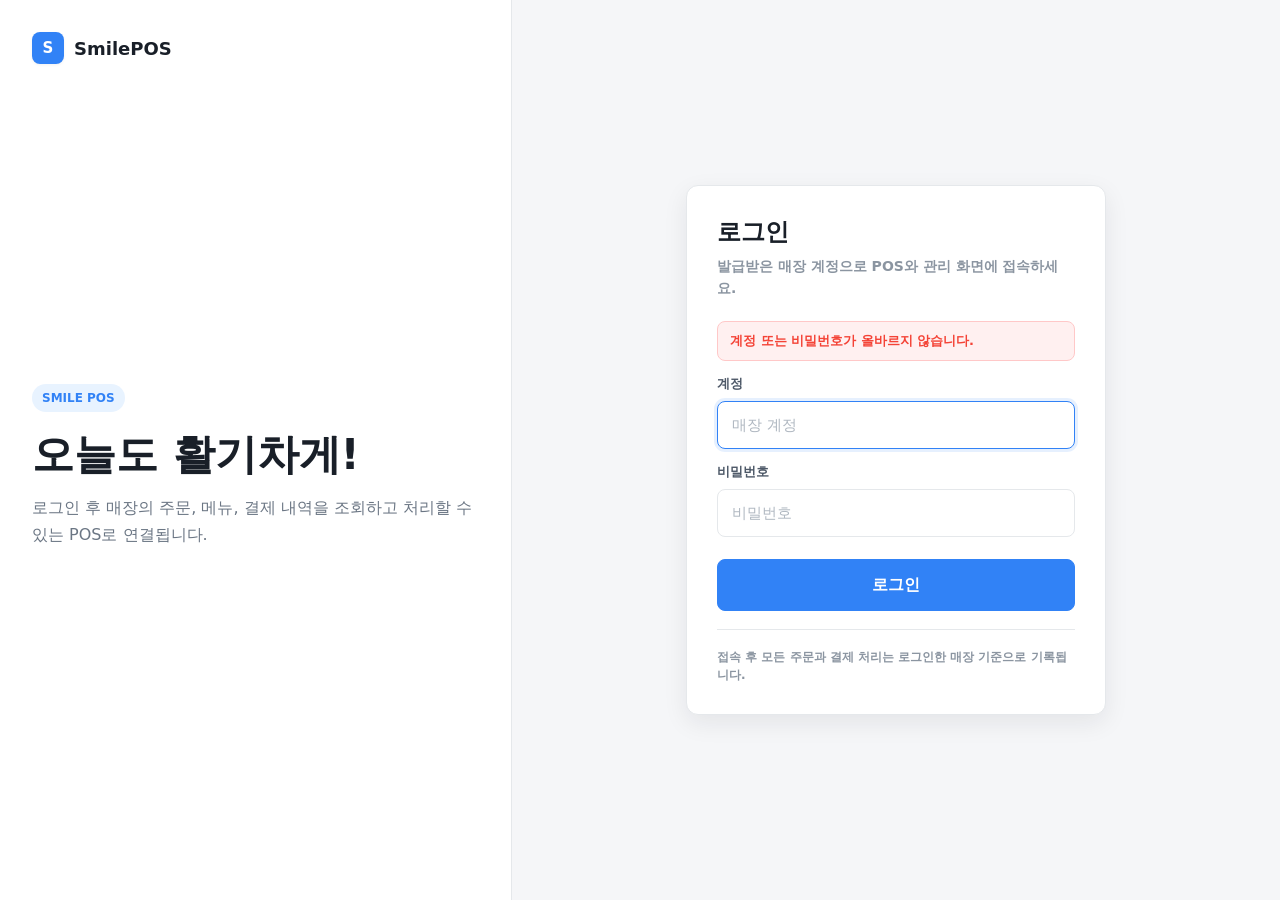
<file: src/main/resources/templates/auth/login.html>
<!DOCTYPE html>
<html xmlns:th="http://www.thymeleaf.org" lang="ko">
<head>
    <meta charset="UTF-8"/>
    <meta name="viewport" content="width=device-width, initial-scale=1.0"/>
    <title>SmilePOS 로그인</title>
    <style>
        * { box-sizing: border-box; margin: 0; padding: 0; }

        :root {
            --bg: #f5f6f8;
            --white: #ffffff;
            --gray-50: #f9fafb;
            --gray-100: #f2f4f6;
            --gray-200: #e5e8eb;
            --gray-300: #d1d6db;
            --gray-400: #b0b8c1;
            --gray-500: #8b95a1;
            --gray-600: #6b7684;
            --gray-700: #4e5968;
            --gray-800: #333d4b;
            --gray-900: #191f28;
            --blue-50: #e8f3ff;
            --blue-500: #3182f6;
            --blue-600: #1b64da;
            --green-50: #e8faf5;
            --green-600: #1aab6e;
            --red-50: #fff0f0;
            --red-500: #f44336;
            --radius-sm: 8px;
            --radius-md: 12px;
            --shadow-sm: 0 1px 3px rgba(0,0,0,0.06);
            --shadow-md: 0 8px 24px rgba(25,31,40,0.08);
            --font: 'Pretendard', -apple-system, BlinkMacSystemFont, system-ui, sans-serif;
        }

        body {
            min-height: 100vh;
            font-family: var(--font);
            color: var(--gray-900);
            background: var(--bg);
            -webkit-font-smoothing: antialiased;
        }

        .login-shell {
            min-height: 100vh;
            display: grid;
            grid-template-columns: minmax(0, 2fr) minmax(460px, 3fr);
        }

        .brand-panel {
            display: flex;
            flex-direction: column;
            justify-content: flex-start;
            padding: 32px;
            background: var(--white);
            border-right: 1px solid var(--gray-200);
        }

        .brand-logo {
            display: inline-flex;
            align-items: center;
            gap: 10px;
            font-size: 18px;
            font-weight: 800;
            color: var(--gray-900);
        }

        .logo-mark {
            width: 32px;
            height: 32px;
            border-radius: var(--radius-sm);
            background: var(--blue-500);
            color: var(--white);
            display: inline-flex;
            align-items: center;
            justify-content: center;
            font-size: 15px;
            font-weight: 800;
            box-shadow: var(--shadow-sm);
        }

        .brand-copy {
            width: 100%;
            margin: auto 0;
        }

        .eyebrow {
            display: inline-flex;
            align-items: center;
            height: 28px;
            padding: 0 10px;
            border-radius: 99px;
            background: var(--blue-50);
            color: var(--blue-500);
            font-size: 12px;
            font-weight: 800;
            margin-bottom: 18px;
        }

        .brand-title {
            font-size: 42px;
            line-height: 1.18;
            font-weight: 800;
            color: var(--gray-900);
            letter-spacing: 0;
            margin-bottom: 16px;
        }

        .brand-description {
            font-size: 16px;
            line-height: 1.65;
            color: var(--gray-600);
            font-weight: 500;
        }

        .login-panel {
            display: flex;
            align-items: center;
            justify-content: center;
            padding: 32px;
        }

        .login-card {
            width: min(100%, 420px);
            padding: 30px;
            border: 1px solid var(--gray-200);
            border-radius: var(--radius-md);
            background: var(--white);
            box-shadow: var(--shadow-md);
        }

        .login-title {
            font-size: 24px;
            font-weight: 800;
            color: var(--gray-900);
            margin-bottom: 8px;
        }

        .login-subtitle {
            font-size: 14px;
            line-height: 1.55;
            color: var(--gray-500);
            font-weight: 600;
            margin-bottom: 22px;
        }

        .message {
            display: flex;
            align-items: center;
            min-height: 40px;
            padding: 10px 12px;
            border-radius: var(--radius-sm);
            font-size: 13px;
            font-weight: 700;
            margin-bottom: 14px;
        }

        .message.error {
            background: var(--red-50);
            color: var(--red-500);
            border: 1px solid #ffc8c8;
        }

        .message.success {
            background: var(--blue-50);
            color: var(--blue-500);
            border: 1px solid #c9e2ff;
        }

        .login-form {
            display: grid;
            gap: 14px;
        }

        .field {
            display: grid;
            gap: 8px;
        }

        .field-label {
            font-size: 13px;
            font-weight: 800;
            color: var(--gray-700);
        }

        .field-input {
            width: 100%;
            height: 48px;
            padding: 0 14px;
            border: 1px solid var(--gray-200);
            border-radius: var(--radius-sm);
            background: var(--white);
            color: var(--gray-900);
            font: inherit;
            font-size: 15px;
            font-weight: 600;
            transition: border-color 0.12s, box-shadow 0.12s, background 0.12s;
        }

        .field-input::placeholder {
            color: var(--gray-400);
            font-weight: 500;
        }

        .field-input:focus {
            outline: none;
            border-color: var(--blue-500);
            box-shadow: 0 0 0 3px rgba(49,130,246,0.12);
        }

        .submit-btn {
            width: 100%;
            height: 52px;
            margin-top: 8px;
            border: 1px solid var(--blue-500);
            border-radius: var(--radius-sm);
            background: var(--blue-500);
            color: var(--white);
            font: inherit;
            font-size: 16px;
            font-weight: 800;
            cursor: pointer;
            transition: background 0.12s, border-color 0.12s, transform 0.12s;
        }

        .submit-btn:hover {
            background: var(--blue-600);
            border-color: var(--blue-600);
        }

        .submit-btn:active {
            transform: scale(0.98);
        }

        .login-footnote {
            margin-top: 18px;
            padding-top: 18px;
            border-top: 1px solid var(--gray-200);
            color: var(--gray-500);
            font-size: 12px;
            line-height: 1.5;
            font-weight: 600;
        }

        @media (max-width: 860px) {
            .login-shell {
                grid-template-columns: 1fr;
            }

            .brand-panel {
                padding: 24px 20px 0;
                border-right: 0;
                background: var(--bg);
            }

            .brand-copy {
                margin-top: 44px;
                margin-bottom: 0;
            }

            .brand-title {
                font-size: 30px;
            }

            .brand-description {
                display: none;
            }

            .login-panel {
                align-items: flex-start;
                padding: 24px 20px 40px;
            }

            .login-card {
                padding: 24px;
                box-shadow: var(--shadow-sm);
            }
        }
    </style>
</head>
<body>
<main class="login-shell">
    <section class="brand-panel" aria-label="SmilePOS">
        <div class="brand-logo">
            <span class="logo-mark">S</span>
            <span>SmilePOS</span>
        </div>

        <div class="brand-copy">
            <div class="eyebrow">SMILE POS</div>
            <h1 class="brand-title">오늘도 활기차게!</h1>
            <p class="brand-description">
                로그인 후 매장의 주문, 메뉴, 결제 내역을 조회하고 처리할 수 있는 POS로 연결됩니다.
            </p>
        </div>

    </section>

    <section class="login-panel">
        <div class="login-card">
            <h2 class="login-title">로그인</h2>
            <p class="login-subtitle">발급받은 매장 계정으로 POS와 관리 화면에 접속하세요.</p>

            <p class="message error" th:if="${param.error}">계정 또는 비밀번호가 올바르지 않습니다.</p>

            <form class="login-form" action="/login" method="post">
                <input type="hidden" th:name="${_csrf.parameterName}" th:value="${_csrf.token}"/>

                <label class="field">
                    <span class="field-label">계정</span>
                    <input class="field-input" type="text" name="username" autocomplete="username"
                           placeholder="매장 계정" required autofocus/>
                </label>

                <label class="field">
                    <span class="field-label">비밀번호</span>
                    <input class="field-input" type="password" name="password" autocomplete="current-password"
                           placeholder="비밀번호" required/>
                </label>

                <button class="submit-btn" type="submit">로그인</button>
            </form>

            <p class="login-footnote">접속 후 모든 주문과 결제 처리는 로그인한 매장 기준으로 기록됩니다.</p>
        </div>
    </section>
</main>
</body>
</html>
</file>
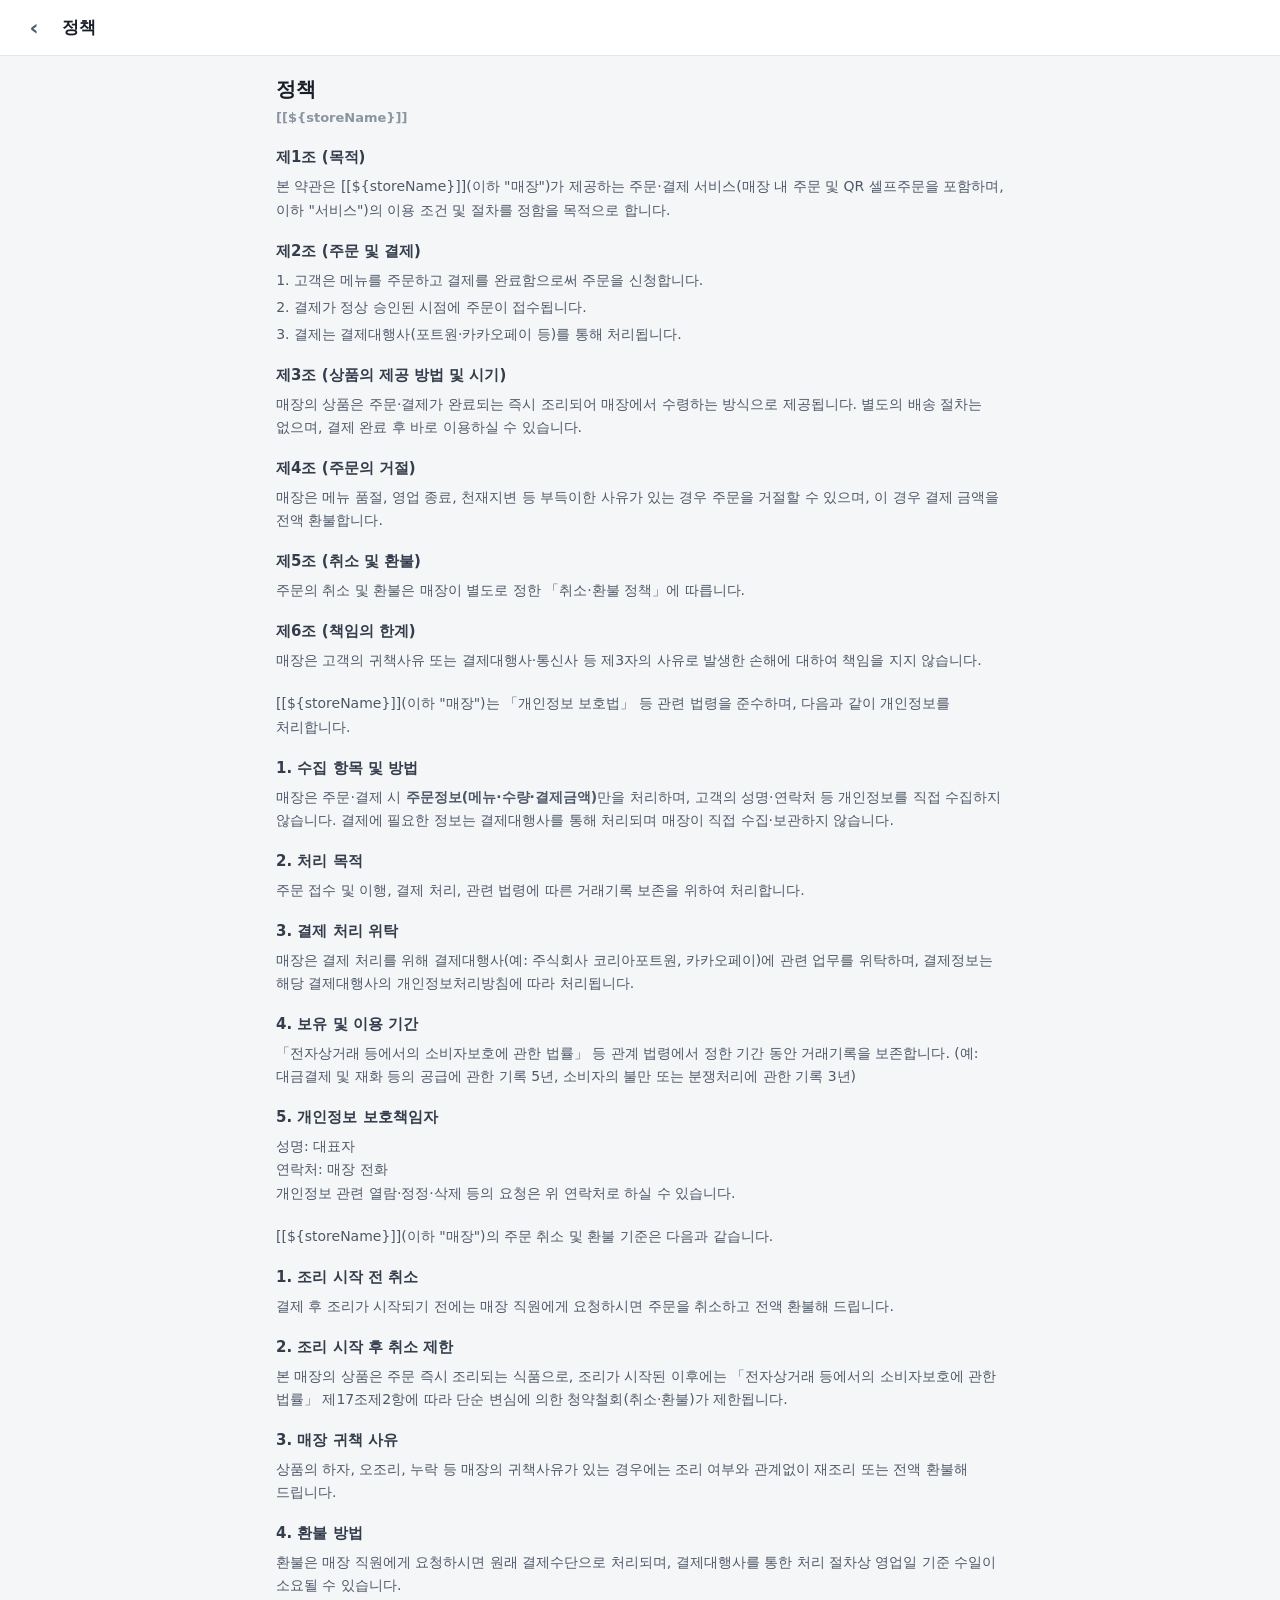
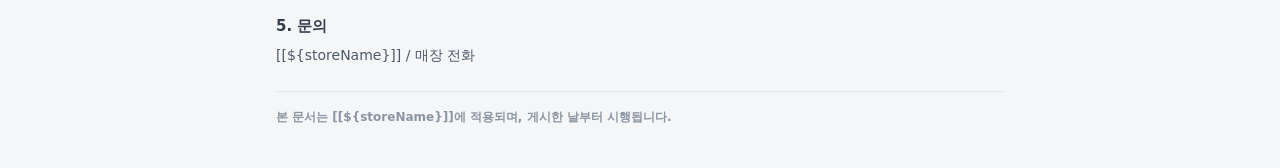
<file: src/main/resources/templates/customer/policy.html>
<!doctype html>
<html xmlns:th="http://www.thymeleaf.org" lang="ko">
<head>
    <meta charset="UTF-8">
    <meta name="viewport" content="width=device-width, initial-scale=1.0, viewport-fit=cover">
    <title th:text="${policyTitle} + ' · ' + ${storeName}">정책</title>
    <style>
        * { box-sizing: border-box; margin: 0; padding: 0; }

        :root {
            --bg: #f5f6f8;
            --white: #ffffff;
            --gray-200: #e5e8eb;
            --gray-400: #b0b8c1;
            --gray-500: #8b95a1;
            --gray-600: #6b7684;
            --gray-700: #4e5968;
            --gray-800: #333d4b;
            --gray-900: #191f28;
            --blue-500: #3182f6;
            --font: 'Pretendard', -apple-system, BlinkMacSystemFont, system-ui, sans-serif;
        }

        html { background: var(--bg); }

        body {
            min-height: 100vh;
            background: var(--bg);
            color: var(--gray-900);
            font-family: var(--font);
            -webkit-font-smoothing: antialiased;
        }

        .top-bar {
            position: sticky;
            top: 0;
            z-index: 20;
            display: flex;
            align-items: center;
            gap: 10px;
            min-height: 56px;
            padding: calc(8px + env(safe-area-inset-top)) 16px 8px;
            border-bottom: 1px solid var(--gray-200);
            background: rgba(255,255,255,0.94);
            backdrop-filter: blur(12px);
        }

        .back-link {
            flex: 0 0 auto;
            display: inline-flex;
            align-items: center;
            justify-content: center;
            width: 36px;
            height: 36px;
            border-radius: 8px;
            color: var(--gray-700);
            font-size: 22px;
            font-weight: 700;
            text-decoration: none;
        }

        .back-link:active { background: var(--gray-200); }

        .bar-title {
            overflow: hidden;
            color: var(--gray-900);
            font-size: 17px;
            font-weight: 800;
            text-overflow: ellipsis;
            white-space: nowrap;
        }

        .doc {
            width: min(100%, 760px);
            margin: 0 auto;
            padding: 20px 16px calc(40px + env(safe-area-inset-bottom));
        }

        .doc h2 {
            margin-bottom: 4px;
            font-size: 20px;
            font-weight: 800;
        }

        .doc .store-line {
            margin-bottom: 20px;
            color: var(--gray-500);
            font-size: 13px;
            font-weight: 700;
        }

        .doc section { margin-bottom: 20px; }

        .doc h3 {
            margin-bottom: 8px;
            color: var(--gray-800);
            font-size: 15px;
            font-weight: 800;
        }

        .doc p, .doc li {
            color: var(--gray-700);
            font-size: 14px;
            font-weight: 500;
            line-height: 1.65;
            word-break: keep-all;
        }

        .doc ul, .doc ol {
            margin-top: 6px;
            padding-left: 18px;
        }

        .doc li { margin-bottom: 4px; }

        .doc .note {
            margin-top: 24px;
            padding-top: 16px;
            border-top: 1px solid var(--gray-200);
            color: var(--gray-500);
            font-size: 12px;
            font-weight: 600;
            line-height: 1.6;
        }
    </style>
</head>
<body>
<header class="top-bar">
    <a class="back-link" th:href="@{/order/{slug}(slug=${slug})}" aria-label="주문 화면으로">‹</a>
    <h1 class="bar-title" th:text="${policyTitle}">정책</h1>
</header>

<main class="doc" th:inline="text">
    <h2 th:text="${policyTitle}">정책</h2>
    <p class="store-line">[[${storeName}]]</p>

    <!-- 이용약관 -->
    <th:block th:if="${policyType == 'terms'}">
        <section>
            <h3>제1조 (목적)</h3>
            <p>본 약관은 [[${storeName}]](이하 "매장")가 제공하는 주문·결제 서비스(매장 내 주문 및 QR 셀프주문을 포함하며, 이하 "서비스")의 이용 조건 및 절차를 정함을 목적으로 합니다.</p>
        </section>
        <section>
            <h3>제2조 (주문 및 결제)</h3>
            <ol>
                <li>고객은 메뉴를 주문하고 결제를 완료함으로써 주문을 신청합니다.</li>
                <li>결제가 정상 승인된 시점에 주문이 접수됩니다.</li>
                <li>결제는 결제대행사(포트원·카카오페이 등)를 통해 처리됩니다.</li>
            </ol>
        </section>
        <section>
            <h3>제3조 (상품의 제공 방법 및 시기)</h3>
            <p>매장의 상품은 주문·결제가 완료되는 즉시 조리되어 매장에서 수령하는 방식으로 제공됩니다. 별도의 배송 절차는 없으며, 결제 완료 후 바로 이용하실 수 있습니다.</p>
        </section>
        <section>
            <h3>제4조 (주문의 거절)</h3>
            <p>매장은 메뉴 품절, 영업 종료, 천재지변 등 부득이한 사유가 있는 경우 주문을 거절할 수 있으며, 이 경우 결제 금액을 전액 환불합니다.</p>
        </section>
        <section>
            <h3>제5조 (취소 및 환불)</h3>
            <p>주문의 취소 및 환불은 매장이 별도로 정한 「취소·환불 정책」에 따릅니다.</p>
        </section>
        <section>
            <h3>제6조 (책임의 한계)</h3>
            <p>매장은 고객의 귀책사유 또는 결제대행사·통신사 등 제3자의 사유로 발생한 손해에 대하여 책임을 지지 않습니다.</p>
        </section>
    </th:block>

    <!-- 개인정보처리방침 -->
    <th:block th:if="${policyType == 'privacy'}">
        <section>
            <p>[[${storeName}]](이하 "매장")는 「개인정보 보호법」 등 관련 법령을 준수하며, 다음과 같이 개인정보를 처리합니다.</p>
        </section>
        <section>
            <h3>1. 수집 항목 및 방법</h3>
            <p>매장은 주문·결제 시 <b>주문정보(메뉴·수량·결제금액)</b>만을 처리하며, 고객의 성명·연락처 등 개인정보를 직접 수집하지 않습니다. 결제에 필요한 정보는 결제대행사를 통해 처리되며 매장이 직접 수집·보관하지 않습니다.</p>
        </section>
        <section>
            <h3>2. 처리 목적</h3>
            <p>주문 접수 및 이행, 결제 처리, 관련 법령에 따른 거래기록 보존을 위하여 처리합니다.</p>
        </section>
        <section>
            <h3>3. 결제 처리 위탁</h3>
            <p>매장은 결제 처리를 위해 결제대행사(예: 주식회사 코리아포트원, 카카오페이)에 관련 업무를 위탁하며, 결제정보는 해당 결제대행사의 개인정보처리방침에 따라 처리됩니다.</p>
        </section>
        <section>
            <h3>4. 보유 및 이용 기간</h3>
            <p>「전자상거래 등에서의 소비자보호에 관한 법률」 등 관계 법령에서 정한 기간 동안 거래기록을 보존합니다. (예: 대금결제 및 재화 등의 공급에 관한 기록 5년, 소비자의 불만 또는 분쟁처리에 관한 기록 3년)</p>
        </section>
        <section>
            <h3>5. 개인정보 보호책임자</h3>
            <p>성명: <span th:text="${businessInfo != null ? businessInfo.representativeName : ''}">대표자</span><br>
                연락처: <span th:text="${storePhone}">매장 전화</span></p>
            <p>개인정보 관련 열람·정정·삭제 등의 요청은 위 연락처로 하실 수 있습니다.</p>
        </section>
    </th:block>

    <!-- 취소·환불 정책 -->
    <th:block th:if="${policyType == 'refund'}">
        <section>
            <p>[[${storeName}]](이하 "매장")의 주문 취소 및 환불 기준은 다음과 같습니다.</p>
        </section>
        <section>
            <h3>1. 조리 시작 전 취소</h3>
            <p>결제 후 조리가 시작되기 전에는 매장 직원에게 요청하시면 주문을 취소하고 전액 환불해 드립니다.</p>
        </section>
        <section>
            <h3>2. 조리 시작 후 취소 제한</h3>
            <p>본 매장의 상품은 주문 즉시 조리되는 식품으로, 조리가 시작된 이후에는 「전자상거래 등에서의 소비자보호에 관한 법률」 제17조제2항에 따라 단순 변심에 의한 청약철회(취소·환불)가 제한됩니다.</p>
        </section>
        <section>
            <h3>3. 매장 귀책 사유</h3>
            <p>상품의 하자, 오조리, 누락 등 매장의 귀책사유가 있는 경우에는 조리 여부와 관계없이 재조리 또는 전액 환불해 드립니다.</p>
        </section>
        <section>
            <h3>4. 환불 방법</h3>
            <p>환불은 매장 직원에게 요청하시면 원래 결제수단으로 처리되며, 결제대행사를 통한 처리 절차상 영업일 기준 수일이 소요될 수 있습니다.</p>
        </section>
        <section>
            <h3>5. 문의</h3>
            <p>[[${storeName}]] / <span th:text="${storePhone}">매장 전화</span></p>
        </section>
    </th:block>

    <p class="note">본 문서는 [[${storeName}]]에 적용되며, 게시한 날부터 시행됩니다.</p>
</main>
</body>
</html>
</file>
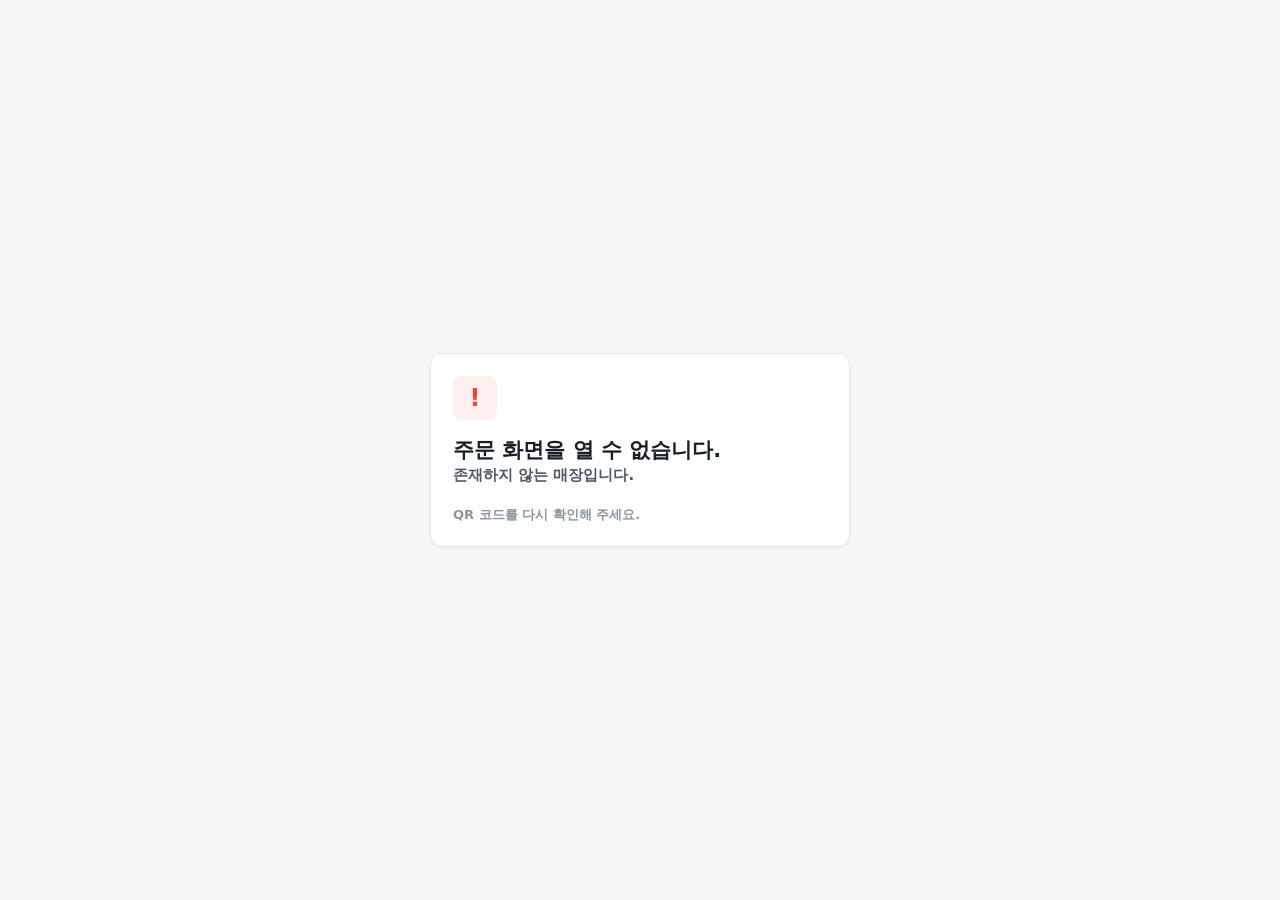
<file: src/main/resources/templates/error/customer-error.html>
<!doctype html>
<html xmlns:th="http://www.thymeleaf.org" lang="ko">
<head>
    <meta charset="UTF-8">
    <meta name="viewport" content="width=device-width, initial-scale=1.0, viewport-fit=cover">
    <title>주문 화면 안내</title>
    <style>
        * { box-sizing: border-box; margin: 0; padding: 0; }

        :root {
            --bg: #f5f6f8;
            --white: #ffffff;
            --gray-100: #f2f4f6;
            --gray-200: #e5e8eb;
            --gray-500: #8b95a1;
            --gray-700: #4e5968;
            --gray-900: #191f28;
            --red-50: #fff0f0;
            --red-500: #f44336;
            --radius-sm: 8px;
            --radius-md: 12px;
            --shadow-sm: 0 1px 3px rgba(0,0,0,0.06);
            --font: 'Pretendard', -apple-system, BlinkMacSystemFont, system-ui, sans-serif;
        }

        html {
            background: var(--bg);
        }

        body {
            min-height: 100vh;
            background: var(--bg);
            color: var(--gray-900);
            font-family: var(--font);
            -webkit-font-smoothing: antialiased;
        }

        .page {
            display: grid;
            min-height: 100vh;
            padding: calc(24px + env(safe-area-inset-top)) 16px calc(24px + env(safe-area-inset-bottom));
            place-items: center;
        }

        .notice {
            display: grid;
            gap: 16px;
            width: min(100%, 420px);
            padding: 22px;
            border: 1px solid var(--gray-200);
            border-radius: var(--radius-md);
            background: var(--white);
            box-shadow: var(--shadow-sm);
        }

        .notice-icon {
            display: flex;
            align-items: center;
            justify-content: center;
            width: 44px;
            height: 44px;
            border-radius: var(--radius-sm);
            background: var(--red-50);
            color: var(--red-500);
            font-size: 24px;
            font-weight: 900;
        }

        .title {
            color: var(--gray-900);
            font-size: 21px;
            font-weight: 900;
            line-height: 1.35;
            word-break: keep-all;
        }

        .message {
            color: var(--gray-700);
            font-size: 15px;
            font-weight: 700;
            line-height: 1.5;
            word-break: keep-all;
        }

        .desc {
            padding-top: 2px;
            color: var(--gray-500);
            font-size: 13px;
            font-weight: 600;
            line-height: 1.5;
            word-break: keep-all;
        }

        @media (max-width: 360px) {
            .notice {
                padding: 18px;
            }

            .title {
                font-size: 19px;
            }
        }
    </style>
</head>
<body>
<main class="page">
    <section class="notice">
        <div class="notice-icon">!</div>
        <div>
            <h1 class="title" th:text="${title}">주문 화면을 열 수 없습니다.</h1>
            <p class="message" th:text="${message}">존재하지 않는 매장입니다.</p>
        </div>
        <p class="desc" th:text="${guide}">QR 코드를 다시 확인해 주세요.</p>
    </section>
</main>
</body>
</html>
</file>
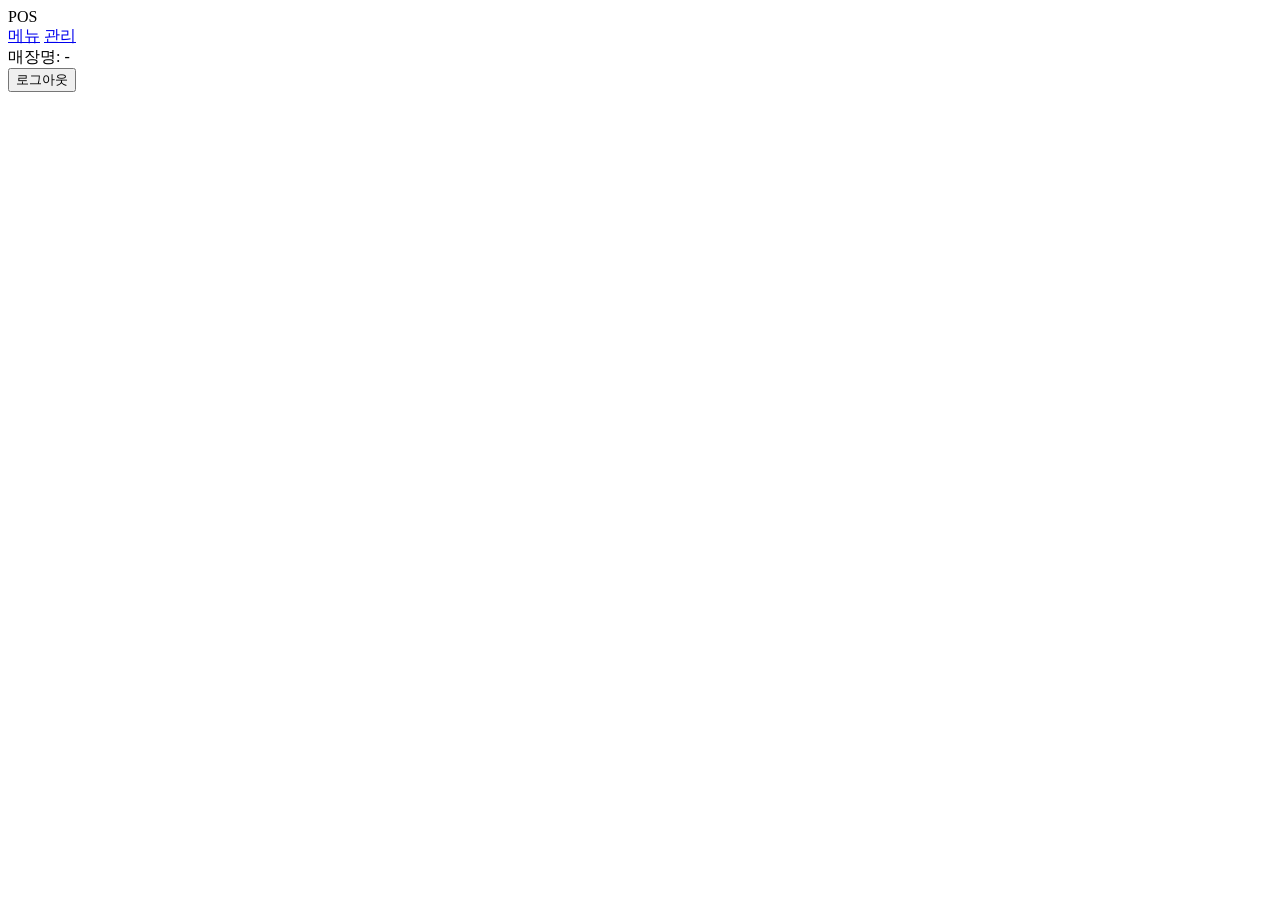
<file: src/main/resources/templates/fragments/header.html>
<!doctype html>
<html xmlns:th="http://www.thymeleaf.org" lang="ko">
<body>
<header class="header" th:fragment="posHeader(activeTab)">
    <div class="header-left">
        <span class="logo">POS</span>
        <nav class="tabs">
            <a th:class="${activeTab == 'menu'} ? 'tab active' : 'tab'" href="/">메뉴</a>
            <a th:class="${activeTab == 'manage'} ? 'tab active' : 'tab'" href="/manage">관리</a>
        </nav>
    </div>
    <div class="header-right">
        <span id="storeName">매장명: -</span>
        <form class="logout-form" action="/logout" method="post">
            <input type="hidden" th:name="${_csrf.parameterName}" th:value="${_csrf.token}">
            <button class="logout-btn" type="submit">로그아웃</button>
        </form>
    </div>
</header>
</body>
</html>
</file>
